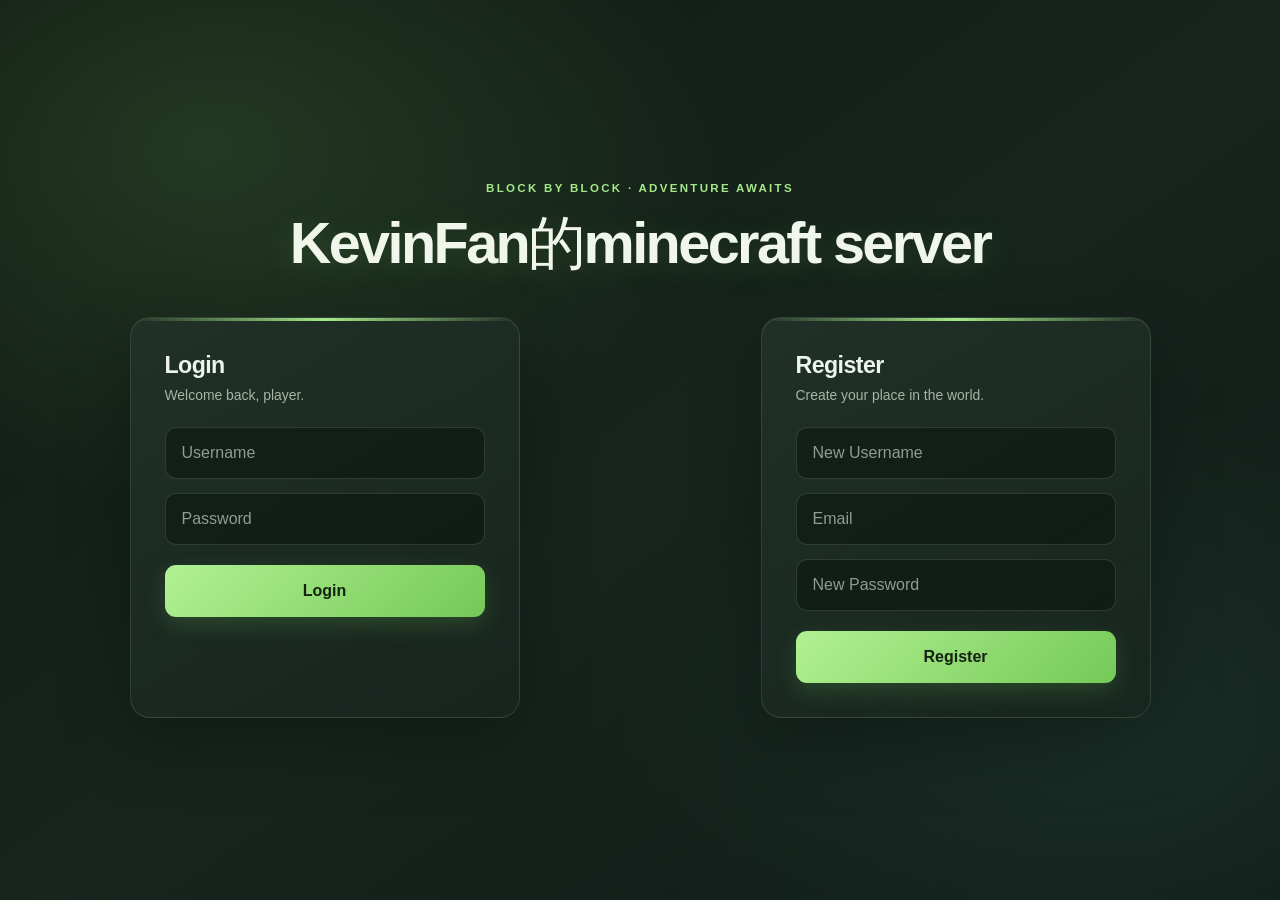
<file: sites/index.html>
<!DOCTYPE html>
<html lang="en">
<head>
    <meta charset="UTF-8">
    <meta name="viewport" content="width=device-width, initial-scale=1.0">
    <title>登入頁面</title>
    <link rel="stylesheet" href="css/index.css">
    <script src="js/index.js"></script>
</head>
<body>
    <h1>KevinFan的minecraft server</h1>
    <form class="login-form">
        <p>Login</p><br>
        <input type="text" name="username" placeholder="Username"><br>
        <input type="password" name="password" placeholder="Password"><br>
        <button type="submit">Login</button>
    </form>
    <form class="register-form">
        <p>Register</p><br>
        <input type="text" name="new_username" placeholder="New Username"><br>
        <input type="email" name="new_email" placeholder="Email"><br>
        <input type="password" name="new_password" placeholder="New Password"><br>
        <button type="submit">Register</button>
    </form>
</body>
</html>
</file>
<file: sites/css/index.css>
:root {
    color-scheme: dark;
    font-family: "Segoe UI", "Noto Sans TC", sans-serif;
    font-synthesis: none;
    text-rendering: optimizeLegibility;
    -webkit-font-smoothing: antialiased;
    -moz-osx-font-smoothing: grayscale;

    --color-text: #edf4eb;
    --color-muted: #a7b5a6;
    --color-accent: #a5e887;
    --color-accent-strong: #75c957;
    --color-surface: rgba(24, 37, 31, 0.88);
    --color-border: rgba(202, 233, 188, 0.13);
}

* {
    box-sizing: border-box;
}

body {
    display: grid;
    grid-template-columns: repeat(2, minmax(0, 1fr));
    align-content: center;
    justify-items: center;
    gap: 30px;
    min-width: 320px;
    min-height: 100vh;
    margin: 0;
    padding: 64px 24px;
    color: var(--color-text);
    background:
        radial-gradient(ellipse at 16% 16%, rgba(86, 142, 73, 0.25), transparent 34%),
        radial-gradient(ellipse at 88% 82%, rgba(49, 111, 88, 0.2), transparent 32%),
        linear-gradient(145deg, #101913 0%, #17251d 52%, #101a17 100%);
}

h1 {
    grid-column: 1 / -1;
    width: min(100%, 760px);
    margin: 0 0 12px;
    color: #f0f6eb;
    font-size: clamp(2rem, 5vw, 3.6rem);
    font-weight: 800;
    letter-spacing: -0.045em;
    line-height: 1.12;
    text-align: center;
    text-shadow: 0 6px 32px rgba(134, 213, 105, 0.18);
}

h1::before {
    display: block;
    margin-bottom: 16px;
    color: var(--color-accent);
    content: "BLOCK BY BLOCK · ADVENTURE AWAITS";
    font-size: 0.72rem;
    font-weight: 700;
    letter-spacing: 0.2em;
    text-shadow: none;
}

.login-form,
.register-form {
    position: relative;
    width: min(100%, 390px);
    padding: 34px;
    overflow: hidden;
    border: 1px solid var(--color-border);
    border-radius: 20px;
    background: linear-gradient(150deg, rgba(33, 49, 40, 0.96), var(--color-surface));
    box-shadow:
        0 24px 70px rgba(0, 0, 0, 0.27),
        inset 0 1px 0 rgba(255, 255, 255, 0.045);
    backdrop-filter: blur(14px);
}

.login-form::before,
.register-form::before {
    position: absolute;
    top: 0;
    right: 0;
    left: 0;
    height: 3px;
    background: linear-gradient(90deg, transparent, var(--color-accent), transparent);
    content: "";
}

.login-form p,
.register-form p {
    margin: 0 0 24px;
    color: var(--color-text);
    font-size: 1.45rem;
    font-weight: 750;
    letter-spacing: -0.025em;
}

.login-form p::after,
.register-form p::after {
    display: block;
    margin-top: 8px;
    color: var(--color-muted);
    font-size: 0.87rem;
    font-weight: 400;
    letter-spacing: 0;
}

.login-form p::after {
    content: "Welcome back, player.";
}

.register-form p::after {
    content: "Create your place in the world.";
}

.login-form br,
.register-form br {
    display: none;
}

.login-form input,
.register-form input {
    display: block;
    width: 100%;
    min-height: 52px;
    margin: 0 0 14px;
    padding: 0 16px;
    border: 1px solid rgba(202, 233, 188, 0.15);
    border-radius: 11px;
    outline: none;
    color: var(--color-text);
    background: rgba(9, 17, 12, 0.48);
    font: inherit;
    transition: border-color 160ms ease, box-shadow 160ms ease, background 160ms ease;
}

.login-form input::placeholder,
.register-form input::placeholder {
    color: #8e9d90;
}

.login-form input:focus,
.register-form input:focus {
    border-color: var(--color-accent);
    background: rgba(9, 17, 12, 0.7);
    box-shadow: 0 0 0 4px rgba(165, 232, 135, 0.12);
}

.login-form button,
.register-form button {
    width: 100%;
    min-height: 52px;
    margin-top: 6px;
    border: 0;
    border-radius: 11px;
    color: #142211;
    background: linear-gradient(135deg, #b1f192, var(--color-accent-strong));
    box-shadow: 0 8px 22px rgba(117, 201, 87, 0.2);
    cursor: pointer;
    font: inherit;
    font-weight: 750;
    transition: transform 160ms ease, filter 160ms ease, box-shadow 160ms ease;
}

.login-form button:hover,
.register-form button:hover {
    transform: translateY(-2px);
    filter: brightness(1.07);
    box-shadow: 0 12px 26px rgba(117, 201, 87, 0.28);
}

.login-form button:active,
.register-form button:active {
    transform: translateY(0);
}

.login-form button:focus-visible,
.register-form button:focus-visible {
    outline: 3px solid #e5ffd7;
    outline-offset: 3px;
}

@media (max-width: 680px) {
    body {
        grid-template-columns: minmax(0, 1fr);
        gap: 20px;
        padding: 48px 20px;
    }

    h1 {
        margin-bottom: 8px;
    }

    .login-form,
    .register-form {
        padding: 28px;
    }
}

@media (prefers-reduced-motion: reduce) {
    *,
    *::before,
    *::after {
        scroll-behavior: auto !important;
        transition-duration: 0.01ms !important;
    }
}
</file>
<file: sites/css/homepage.css>
:root {
    color-scheme: dark;
    font-family: "Segoe UI", "Noto Sans TC", sans-serif;
    font-synthesis: none;
    text-rendering: optimizeLegibility;
    -webkit-font-smoothing: antialiased;
    -moz-osx-font-smoothing: grayscale;

    --color-text: #edf4eb;
    --color-muted: #a7b5a6;
    --color-accent: #a5e887;
    --color-accent-strong: #75c957;
    --color-surface: rgba(24, 37, 31, 0.88);
    --color-border: rgba(202, 233, 188, 0.13);
}

* {
    box-sizing: border-box;
}

body {
    min-width: 320px;
    min-height: 100vh;
    margin: 0;
    padding: 64px 24px;
    color: var(--color-text);
    background:
        radial-gradient(ellipse at 16% 16%, rgba(86, 142, 73, 0.25), transparent 34%),
        radial-gradient(ellipse at 88% 82%, rgba(49, 111, 88, 0.2), transparent 32%),
        linear-gradient(145deg, #101913 0%, #17251d 52%, #101a17 100%);
}

.page-layout {
    display: flex;
    gap: 24px;
    width: min(100%, 960px);
    margin: 0 auto;
    align-items: flex-start;
}

.homepage-container {
    display: grid;
    gap: 20px;
    flex: 1;
}

.sidebar {
    flex: 0 0 220px;
    padding: 24px;
    border: 1px solid var(--color-border);
    border-radius: 20px;
    background: var(--color-surface);
}

.friends-list,
.groups-list {
    margin: 0;
    padding: 0;
    color: var(--color-muted);
    font-size: 0.9rem;
    list-style: none;
}

#add-friend-form input,
#create-group-form input,
#join-group-form input,
#add-friend-form button,
#create-group-form button,
#join-group-form button {
    width: 100%;
    min-height: 42px;
    border-radius: 10px;
    font: inherit;
}

#add-friend-form input,
#create-group-form input,
#join-group-form input {
    margin-bottom: 10px;
    padding: 8px 12px;
    border: 1px solid var(--color-border);
    outline: none;
    color: var(--color-text);
    background: rgba(9, 17, 12, 0.48);
}

#add-friend-form input:focus,
#create-group-form input:focus,
#join-group-form input:focus {
    border-color: var(--color-accent);
}

#add-friend-form input::placeholder,
#create-group-form input::placeholder,
#join-group-form input::placeholder {
    color: var(--color-muted);
}

#add-friend-form button,
#create-group-form button,
#join-group-form button {
    padding: 8px 12px;
    border: 0;
    color: #142211;
    background: linear-gradient(135deg, #b1f192, var(--color-accent-strong));
    cursor: pointer;
    font-weight: 700;
}

.right-panel {
    display: flex;
    flex: 0 0 240px;
    flex-direction: column;
    gap: 20px;
}

.panel-section {
    padding: 24px;
    border: 1px solid var(--color-border);
    border-radius: 20px;
    background: var(--color-surface);
}

.panel-section-title {
    margin: 0 0 12px;
    color: var(--color-text);
    font-size: 1.1rem;
    font-weight: 700;
}

.homepage-header {
    display: flex;
    align-items: flex-start;
    justify-content: space-between;
    gap: 20px;
    margin-bottom: 4px;
}

h1 {
    margin: 0;
    color: #f0f6eb;
    font-size: clamp(2rem, 5vw, 3.6rem);
    font-weight: 800;
    letter-spacing: -0.045em;
    line-height: 1.12;
    text-shadow: 0 6px 32px rgba(134, 213, 105, 0.18);
}

h1::before {
    display: block;
    margin-bottom: 16px;
    color: var(--color-accent);
    content: "BLOCK BY BLOCK · ADVENTURE AWAITS";
    font-size: 0.72rem;
    font-weight: 700;
    letter-spacing: 0.2em;
    text-shadow: none;
}

#server-status,
#whitelist-form,
#chat-box {
    position: relative;
    padding: 30px;
    overflow: hidden;
    border: 1px solid var(--color-border);
    border-radius: 20px;
    background: linear-gradient(150deg, rgba(33, 49, 40, 0.96), var(--color-surface));
    box-shadow:
        0 24px 70px rgba(0, 0, 0, 0.27),
        inset 0 1px 0 rgba(255, 255, 255, 0.045);
    backdrop-filter: blur(14px);
}

#server-status::before,
#whitelist-form::before,
#chat-box::before {
    position: absolute;
    top: 0;
    right: 0;
    left: 0;
    height: 3px;
    background: linear-gradient(90deg, transparent, var(--color-accent), transparent);
    content: "";
}

#server-status {
    color: var(--color-muted);
    font-size: 1.05rem;
}

#whitelist-form p {
    margin: 0 0 24px;
    color: var(--color-text);
    font-size: 1.45rem;
    font-weight: 750;
    letter-spacing: -0.025em;
}

#whitelist-form br,
#chat-form br {
    display: none;
}

#whitelist-form input,
#chat-form input {
    display: block;
    width: 100%;
    min-height: 52px;
    margin: 0 0 14px;
    padding: 0 16px;
    border: 1px solid rgba(202, 233, 188, 0.15);
    border-radius: 11px;
    outline: none;
    color: var(--color-text);
    background: rgba(9, 17, 12, 0.48);
    font: inherit;
    transition: border-color 160ms ease, box-shadow 160ms ease, background 160ms ease;
}

#whitelist-form input::placeholder,
#chat-form input::placeholder {
    color: #8e9d90;
}

#whitelist-form input:focus,
#chat-form input:focus {
    border-color: var(--color-accent);
    background: rgba(9, 17, 12, 0.7);
    box-shadow: 0 0 0 4px rgba(165, 232, 135, 0.12);
}

#whitelist-form button,
#chat-form button {
    width: 100%;
    min-height: 52px;
    margin-top: 6px;
    border: 0;
    border-radius: 11px;
    color: #142211;
    background: linear-gradient(135deg, #b1f192, var(--color-accent-strong));
    box-shadow: 0 8px 22px rgba(117, 201, 87, 0.2);
    cursor: pointer;
    font: inherit;
    font-weight: 750;
    transition: transform 160ms ease, filter 160ms ease, box-shadow 160ms ease;
}

#whitelist-form button:hover,
#chat-form button:hover {
    transform: translateY(-2px);
    filter: brightness(1.07);
    box-shadow: 0 12px 26px rgba(117, 201, 87, 0.28);
}

#whitelist-form button:active,
#chat-form button:active {
    transform: translateY(0);
}

#whitelist-form button:focus-visible,
#chat-form button:focus-visible {
    outline: 3px solid #e5ffd7;
    outline-offset: 3px;
}

#logout-btn {
    flex: 0 0 auto;
    min-height: 42px;
    padding: 0 18px;
    border: 1px solid var(--color-border);
    border-radius: 11px;
    color: var(--color-text);
    background: rgba(24, 37, 31, 0.55);
    cursor: pointer;
    font: inherit;
    font-weight: 650;
    transition: border-color 160ms ease, background 160ms ease;
}

#logout-btn:hover {
    border-color: var(--color-accent);
    background: rgba(33, 49, 40, 0.9);
}

#logout-btn:focus-visible {
    outline: 3px solid #e5ffd7;
    outline-offset: 3px;
}

@media (max-width: 680px) {
    body {
        padding: 48px 20px;
    }

    .page-layout {
        align-items: stretch;
        flex-direction: column;
    }

    .sidebar {
        flex: 1 1 auto;
    }

    .right-panel {
        flex: 1 1 auto;
        width: 100%;
    }

    .homepage-header {
        align-items: center;
        margin-bottom: 0;
    }

    h1 {
        font-size: clamp(1.7rem, 7vw, 2.5rem);
    }

    h1::before {
        margin-bottom: 12px;
        font-size: 0.6rem;
    }

    #server-status,
    #whitelist-form,
    #chat-box {
        padding: 28px;
    }
}

@media (prefers-reduced-motion: reduce) {
    *,
    *::before,
    *::after {
        scroll-behavior: auto !important;
        transition-duration: 0.01ms !important;
    }
}
</file>
